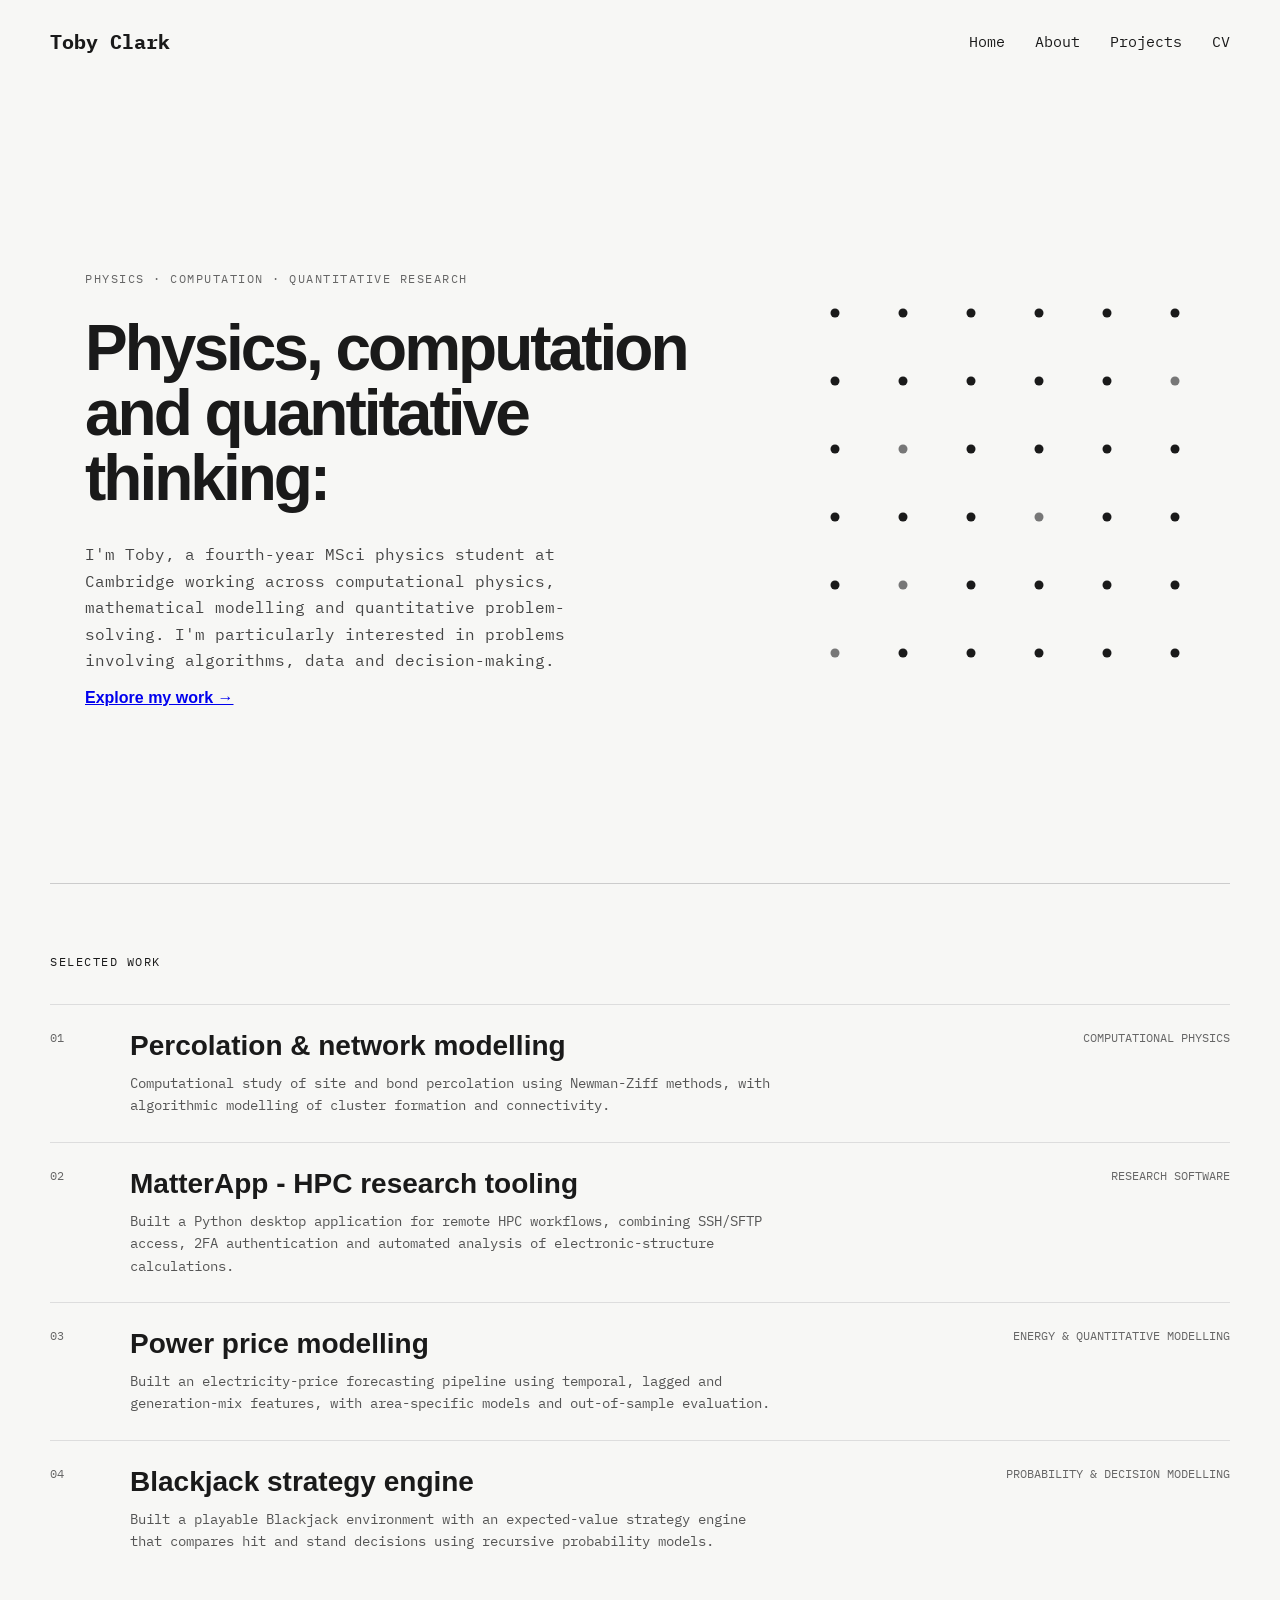
<file: index.html>
<!DOCTYPE html>
<html lang="en">
<head>
    <meta charset="UTF-8">
    <meta name="viewport" content="width=device-width, initial-scale=1.0">
    <title>Toby Clark</title>

    <link rel="stylesheet" href="css/style.css">
</head>

<body>

    <nav>
        <a href="index.html" class="logo">Toby Clark</a>

        <div class="nav-links">
            <a href="index.html">Home</a>
            <a href="about.html">About</a>
            <a href="projects.html">Projects</a>
            <a href="cv.html">CV</a>
        </div>
    </nav>

    <main>

        <section class="hero">

            <div class="hero-text">

                <p class="eyebrow">PHYSICS · COMPUTATION · QUANTITATIVE RESEARCH</p>

                <h1>Physics, computation<br>and quantitative thinking:</h1>

                <p class="intro">
                I'm Toby, a fourth-year MSci physics student at 
                Cambridge working across computational physics, 
                mathematical modelling and quantitative problem-
                solving. I'm particularly interested in problems 
                involving algorithms, data and decision-making. </p>

                <a href="projects.html" class="hero-link">
                    Explore my work →
                </a>

            </div>

            <div class="hero-visual">

                <div class="percolation-network"></div>

            </div>

        </section>

        <section class="work-preview">
            <div class="section-label">SELECTED WORK</div>

            <a href="projects.html#percolation" class="work-item">
                <div class="work-number">01</div>

                <div class="work-content">
                    <h2>Percolation &amp; network modelling</h2>

                    <p> Computational study of site and bond percolation using
                    Newman-Ziff methods, with algorithmic modelling of cluster
                    formation and connectivity.</p>
                </div>

                <div class="work-type">COMPUTATIONAL PHYSICS</div>
            </a>

            <a href="projects.html#matter-app" class="work-item">
                <div class="work-number">02</div>

                <div class="work-content">
                    <h2>MatterApp - HPC research tooling</h2>
                    <p>
                        Built a Python desktop application for remote HPC workflows,
                        combining SSH/SFTP access, 2FA authentication and automated 
                        analysis of electronic-structure calculations.
                    </p>
                </div>

                <div class="work-type">RESEARCH SOFTWARE</div>
            </a>

            <a href="projects.html#power-modelling" class="work-item">
                <div class="work-number">03</div>

                <div class="work-content">
                    <h2>Power price modelling</h2>

                    <p>
                        Built an electricity-price forecasting pipeline using temporal,
                        lagged and generation-mix features, with area-specific models and
                        out-of-sample evaluation.
                    </p>
                </div>

                <div class="work-type">ENERGY &amp; QUANTITATIVE MODELLING</div>
            </a>

            <a href="projects.html#blackjack" class="work-item">
                <div class="work-number">04</div>

                <div class="work-content">
                    <h2>Blackjack strategy engine</h2>
                    <p>
                        Built a playable Blackjack environment with an expected-value strategy
                        engine that compares hit and stand decisions using recursive probability models.
                    </p>
                </div>

                <div class="work-type">PROBABILITY &amp; DECISION MODELLING</div>
            </a>
        </section>

    </main>

    <script src="js/percolation.js"></script>

</body>

</html>
</file>
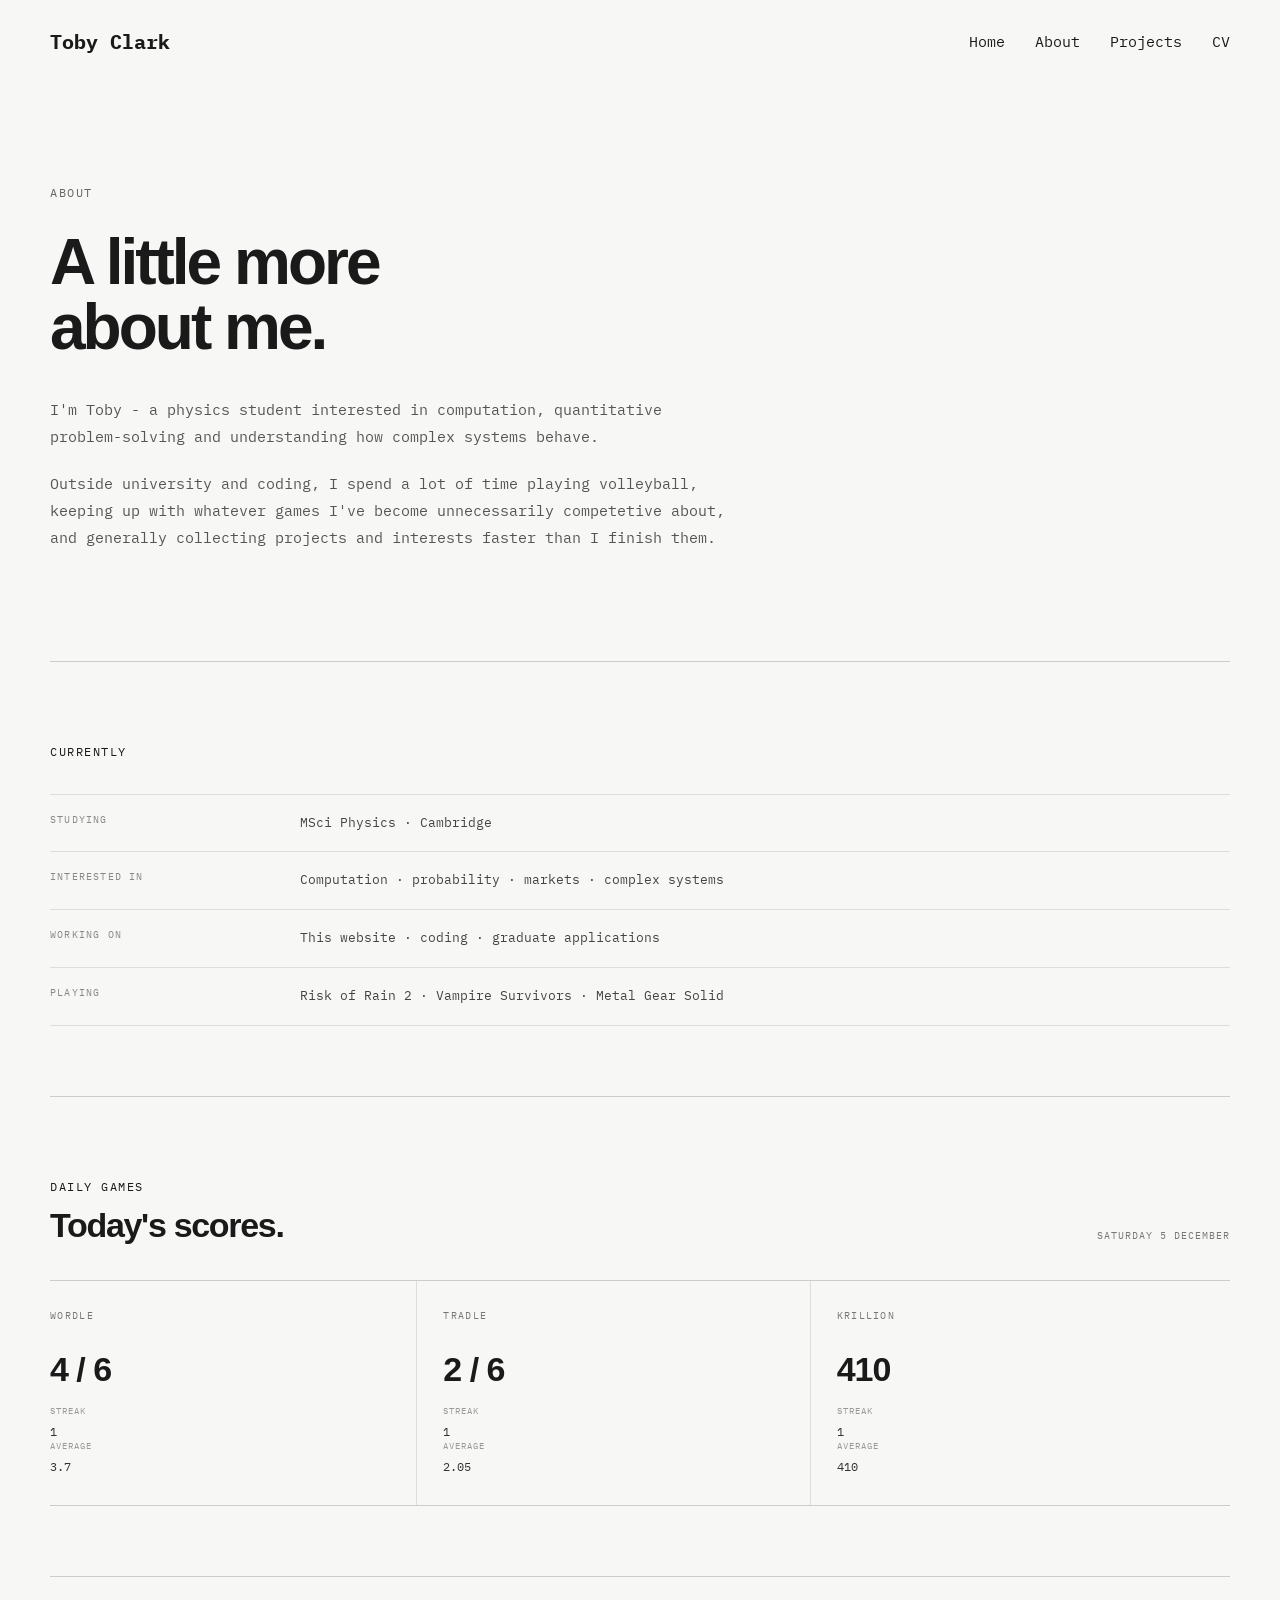
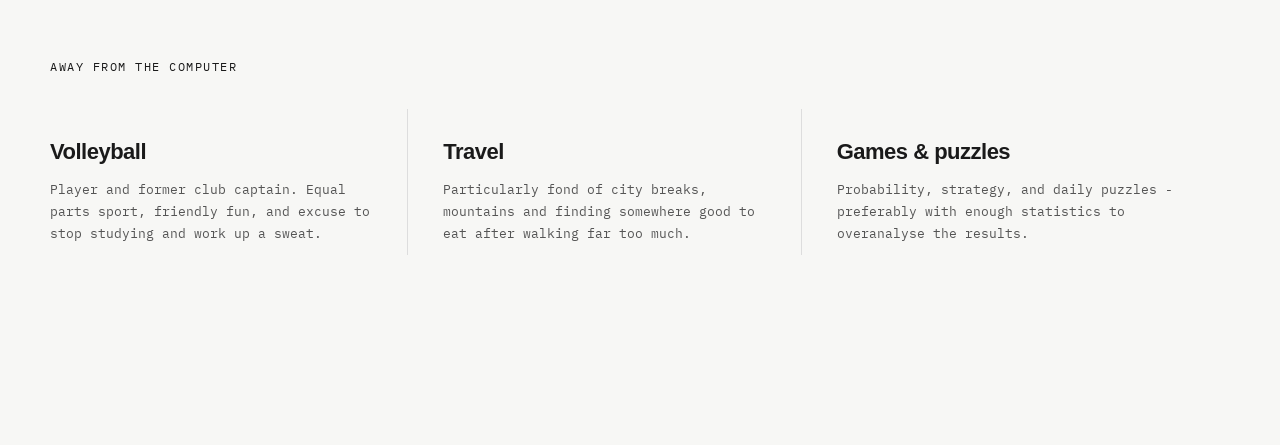
<file: about.html>
<!DOCTYPE html>
<html lang="en">

<head>
    <meta charset="UTF-8">
    <meta name="viewport" content="width=device-width, initial-scale=1.0">
    <title>About — Toby Clark</title>

    <link rel="stylesheet" href="css/style.css">
    <link rel="stylesheet" href="css/about.css">
</head>

<body>

    <nav>
        <a href="index.html" class="logo">Toby Clark</a>

        <div class="nav-links">
            <a href="index.html">Home</a>
            <a href="about.html">About</a>
            <a href="projects.html">Projects</a>
            <a href="cv.html">CV</a>
        </div>
    </nav>


    <main class="about-page">

        <section class="about-header">
            <p class="eyebrow">ABOUT</p>

            <h1>A little more<br>about me.</h1>

            <p class="about-intro">
                I'm Toby - a physics student interested in computation,
                quantitative problem-solving and understanding how complex
                systems behave.
            </p>


            <p class="about-intro">
                Outside university and coding, I spend a lot of time playing 
                volleyball, keeping up with whatever games I've become 
                unnecessarily competetive about, and generally collecting 
                projects and interests faster than I finish them.
            </p>
        </section>


        <section class="about-section">

            <p class="section-label">CURRENTLY</p>

            <div class="about-facts">

                <div class="about-fact">
                    <span class="about-fact-label">STUDYING</span>
                    <span class="about-fact-value">
                        MSci Physics · Cambridge
                    </span>
                </div>

                <div class="about-fact">
                    <span class="about-fact-label">INTERESTED IN</span>
                    <span class="about-fact-value">
                        Computation · probability · markets · complex systems
                    </span>
                </div>

                <div class="about-fact">
                    <span class="about-fact-label">WORKING ON</span>
                    <span class="about-fact-value">
                        This website · coding · graduate applications
                    </span>
                </div>

                <div class="about-fact">
                    <span class="about-fact-label">PLAYING</span>
                    <span class="about-fact-value">
                        Risk of Rain 2 · Vampire Survivors · Metal Gear Solid
                    </span>
                </div>

            </div>

        </section>


        <section class="about-section daily-games">

            <div class="about-section-header">
                <div>
                    <p class="section-label">DAILY GAMES</p>
                    <h2>Today's scores.</h2>
                </div>

                <p class="games-date" id="games-date"></p>
            </div>

            <div class="game-grid" id="game-grid">
                <!-- JavaScript will create game cards -->
            </div>

        </section>


        <section class="about-section">

            <p class="section-label">AWAY FROM THE COMPUTER</p>

            <div class="about-interests">

                <div class="interest-item">
                    <h3>Volleyball</h3>
                    <p>
                        Player and former club captain. Equal parts sport,
                        friendly fun, and excuse to stop studying and work 
                        up a sweat.
                    </p>
                </div>

                <div class="interest-item">
                    <h3>Travel</h3>
                    <p>
                        Particularly fond of city breaks, mountains and finding 
                        somewhere good to eat after walking far too much.
                    </p>
                </div>

                <div class="interest-item">
                    <h3>Games &amp; puzzles</h3>
                    <p>
                        Probability, strategy, and daily puzzles - preferably with 
                        enough statistics to overanalyse the results.
                    </p>
                </div>
            </div>

        </section>
    </main>

<script src="js/about.js"></script>
</body>

</html>
</file>
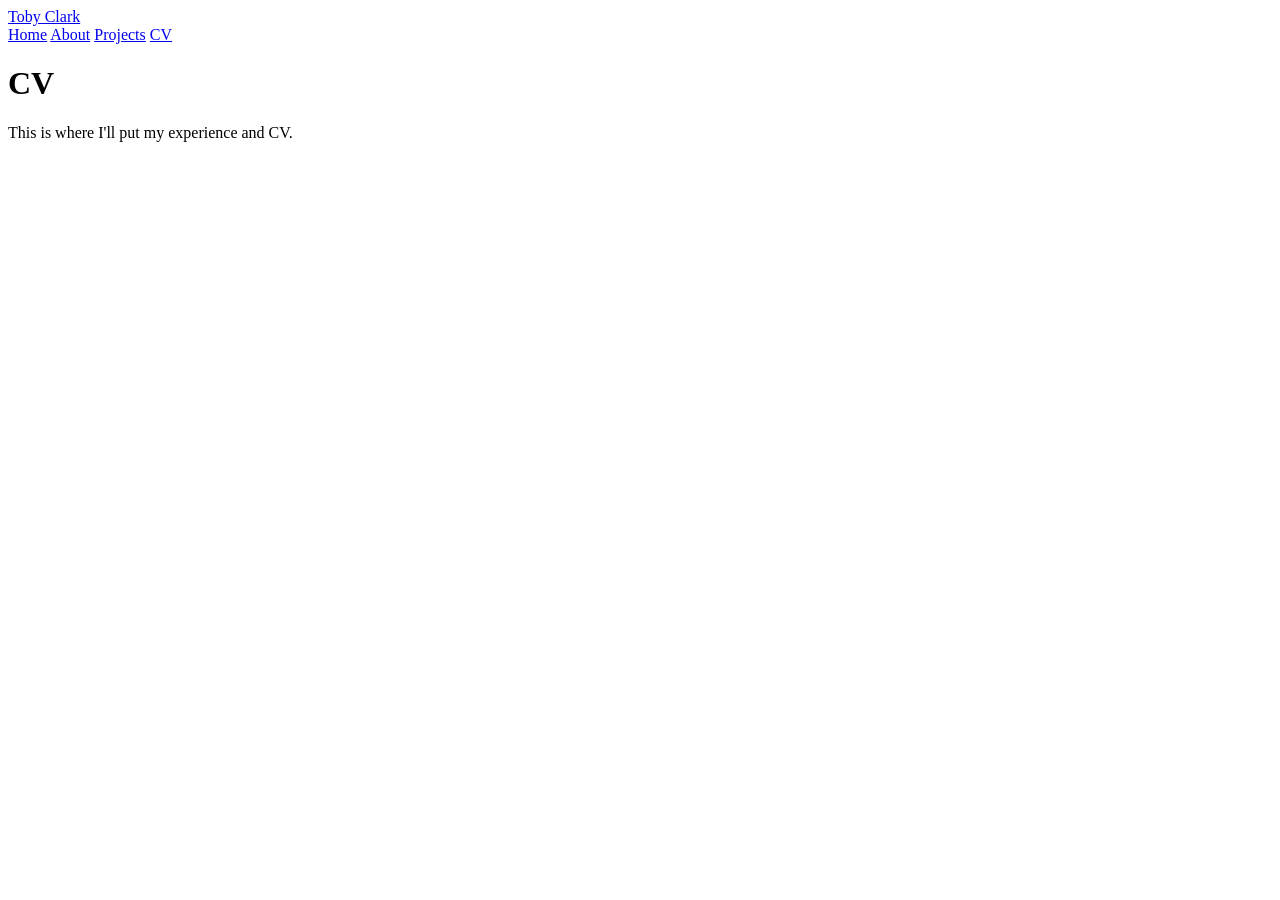
<file: cv.html>
<!DOCTYPE html>
<html lang="en">

<head>
    <meta charset="UTF-8">
    <meta name="viewport" content="width=device-width, initial-scale=1.0">
    <title>CV — Toby Clark</title>
</head>

<body>

    <nav>
        <a href="index.html">Toby Clark</a>

        <div>
            <a href="index.html">Home</a>
            <a href="about.html">About</a>
            <a href="projects.html">Projects</a>
            <a href="cv.html">CV</a>
        </div>
    </nav>

    <main>

        <h1>CV</h1>

        <p>This is where I'll put my experience and CV.</p>

    </main>

</body>

</html>
</file>
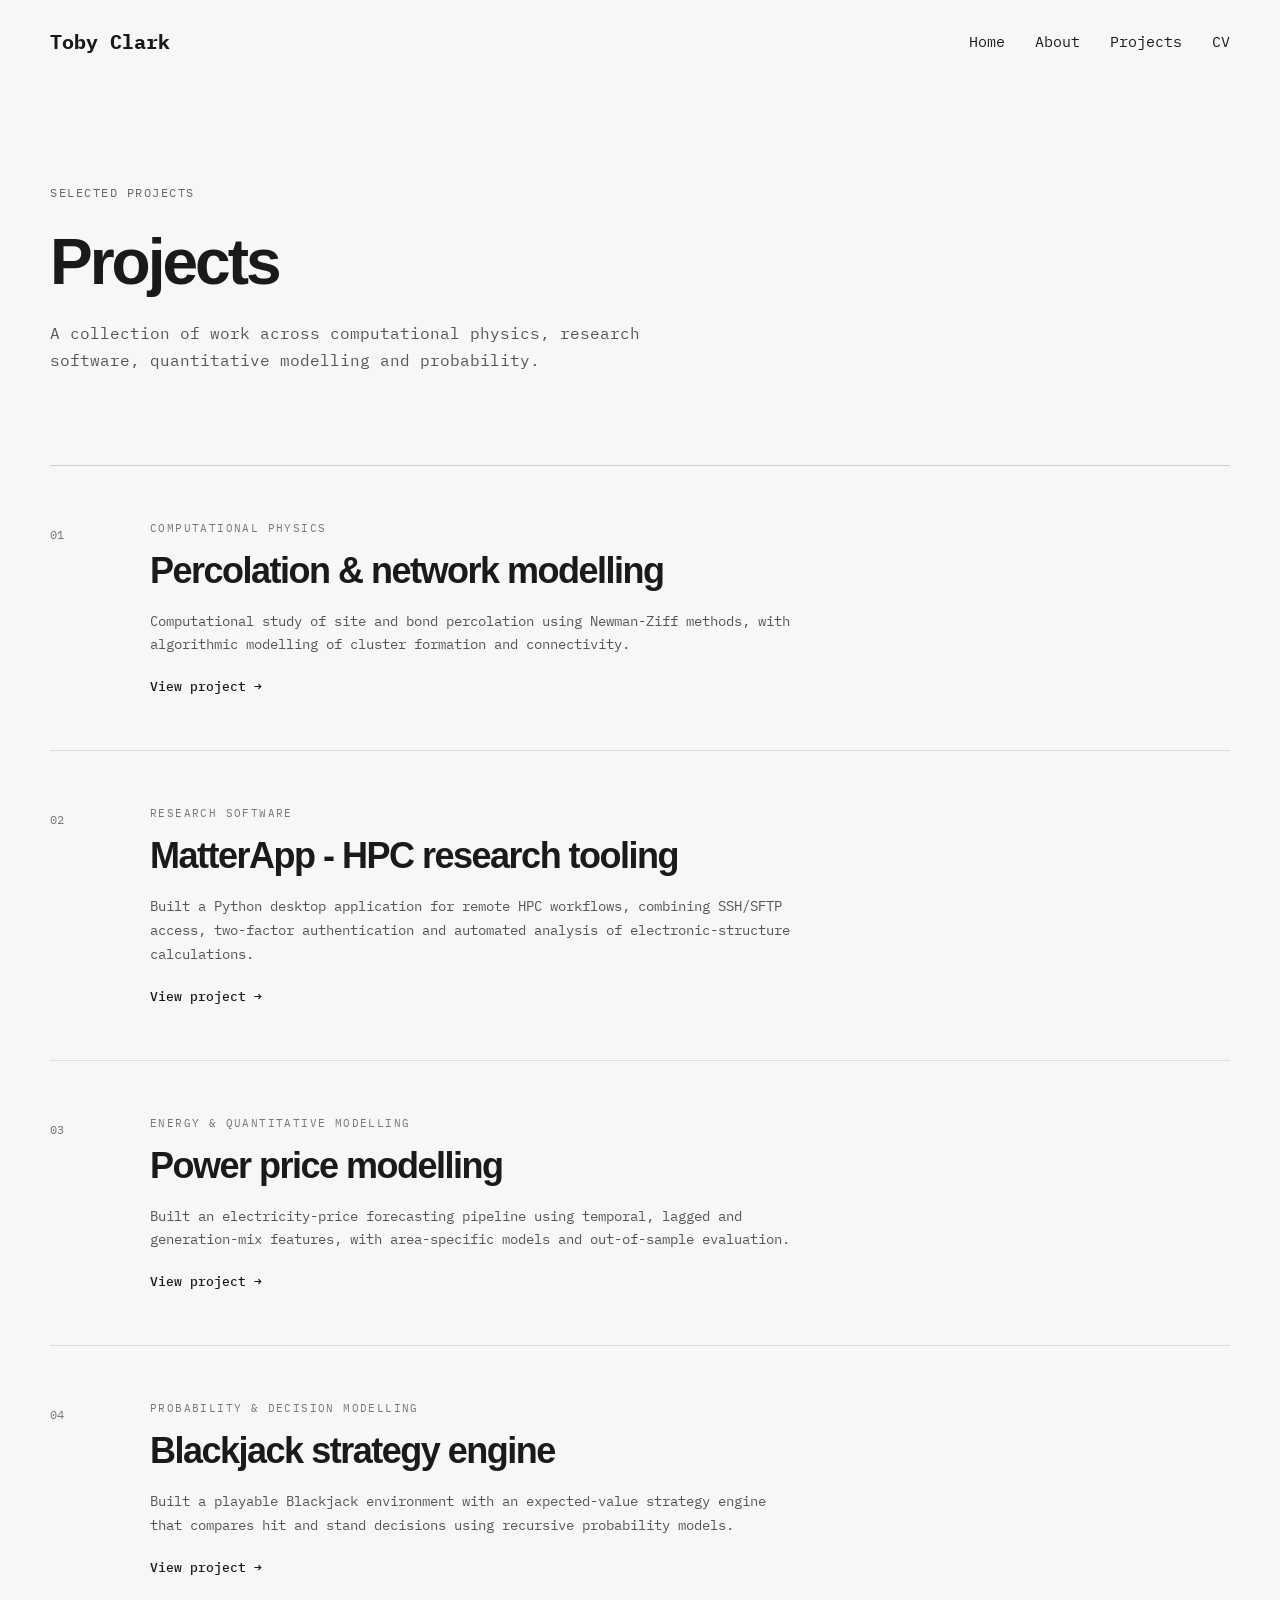
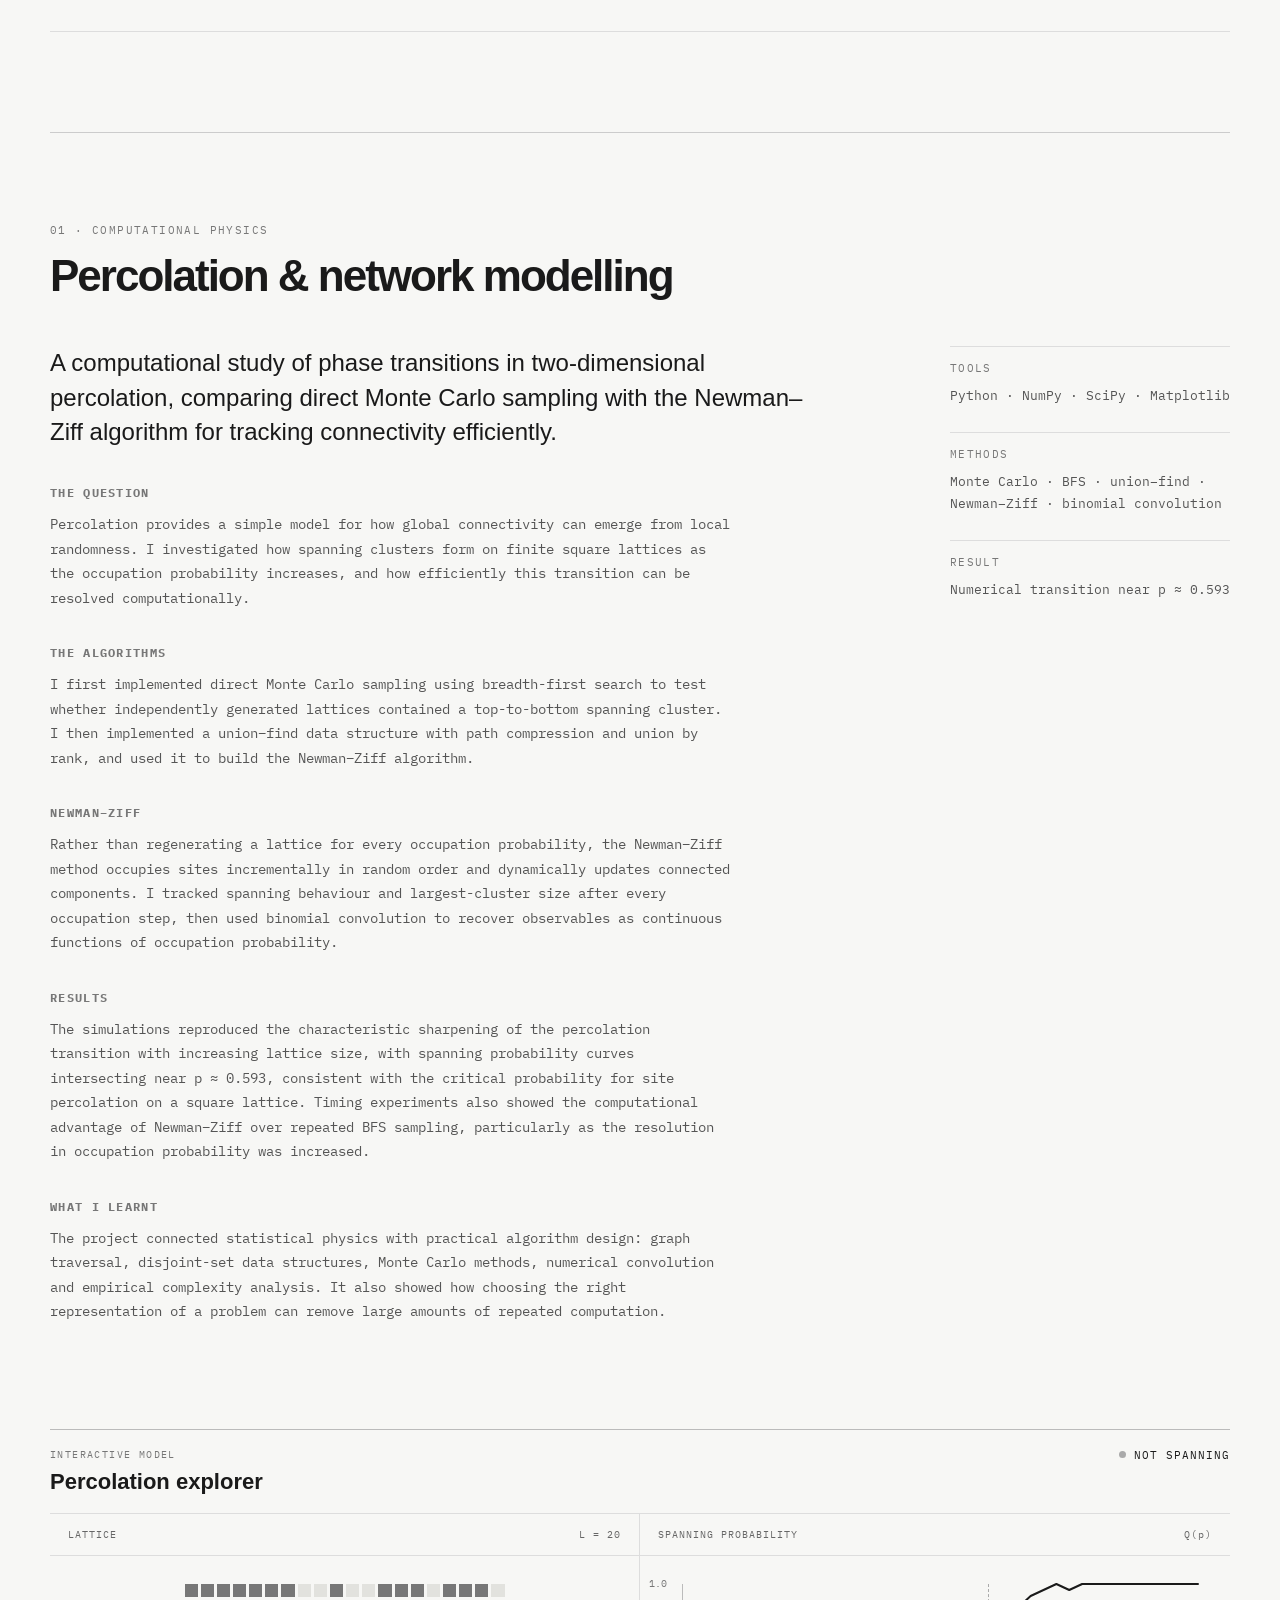
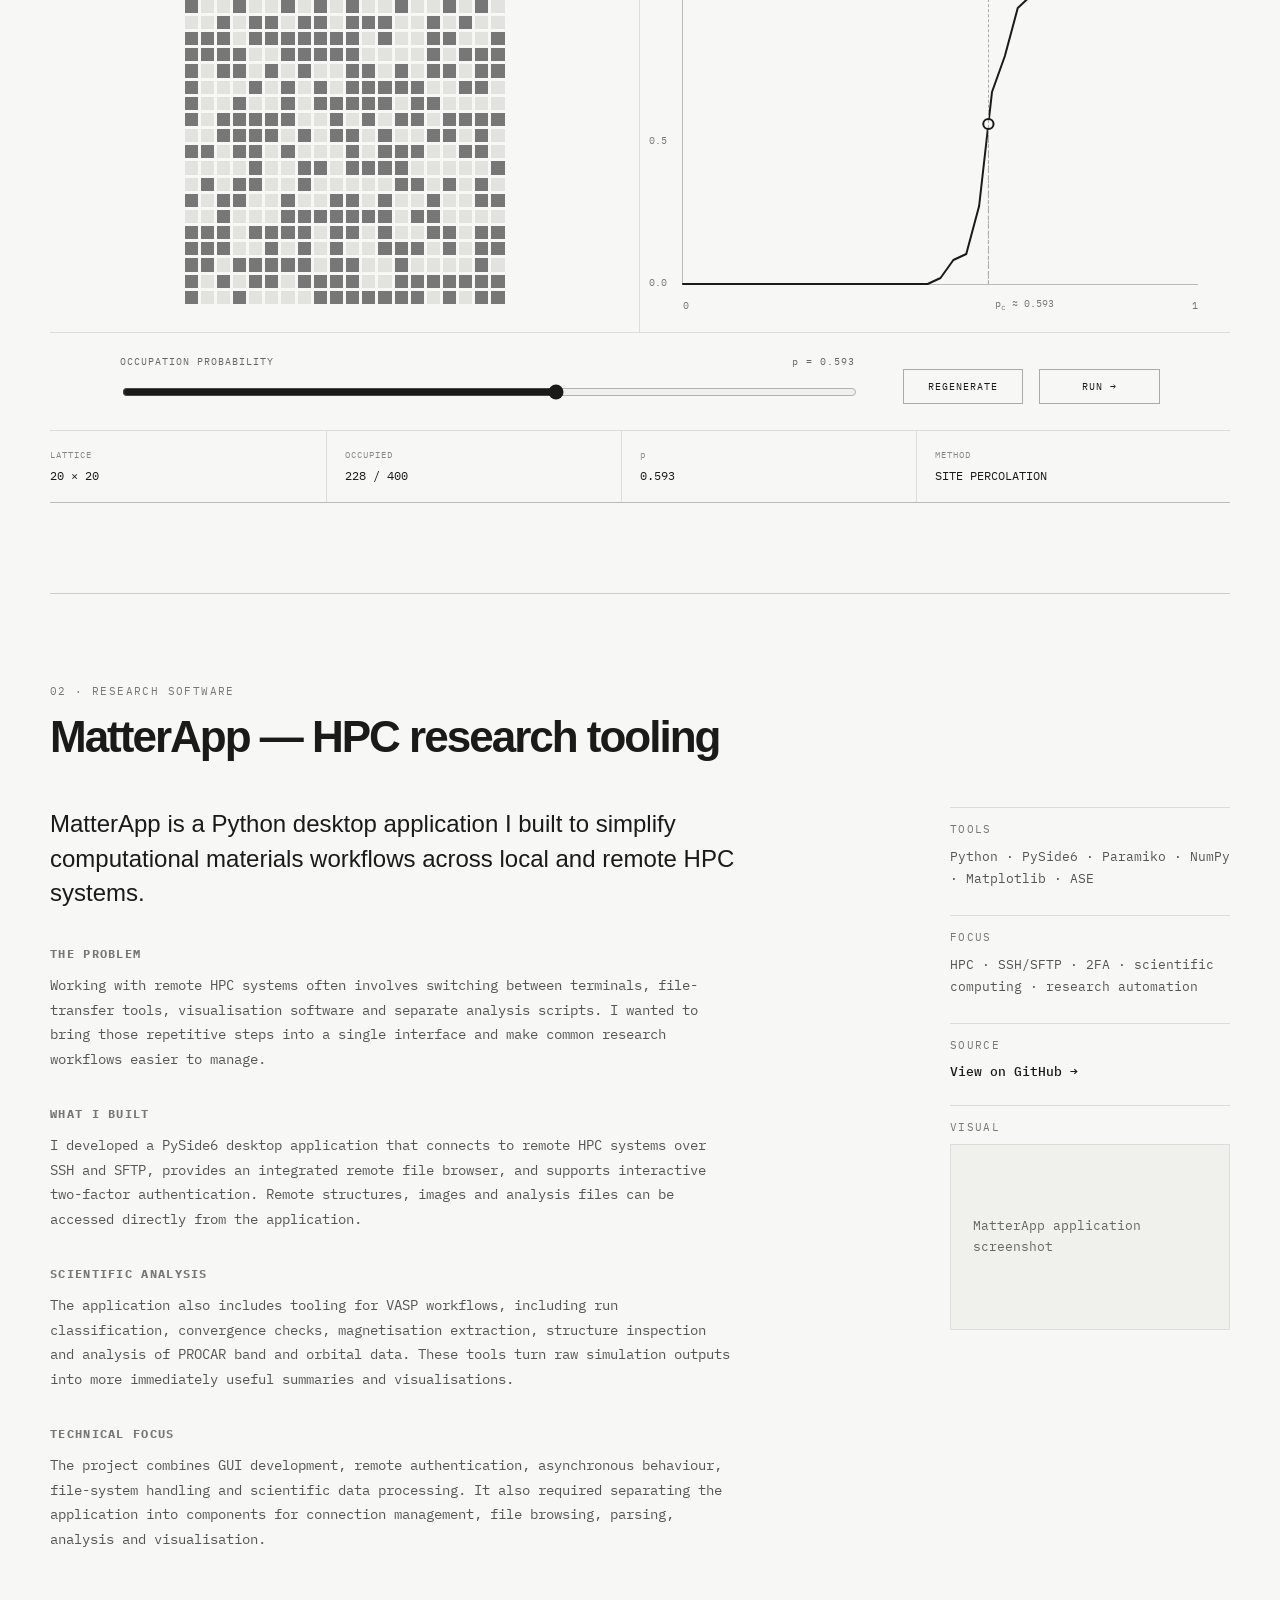
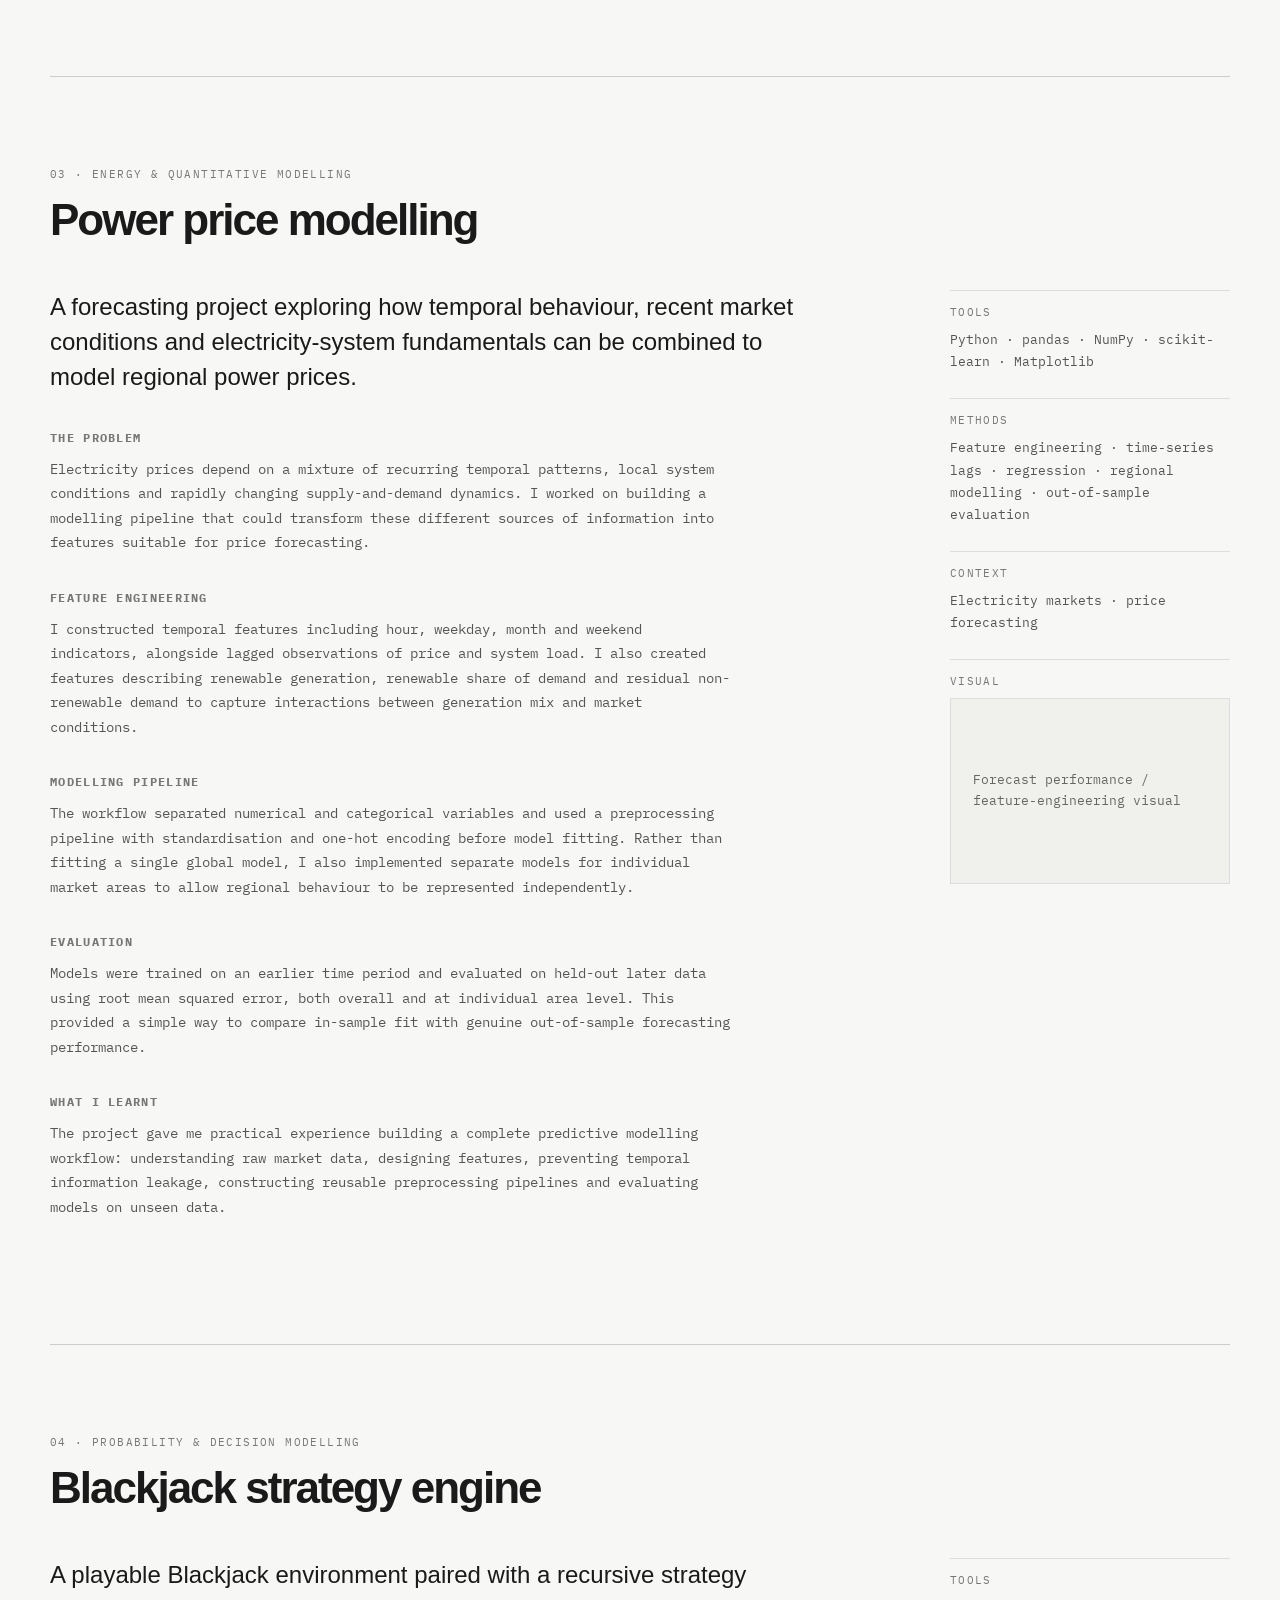
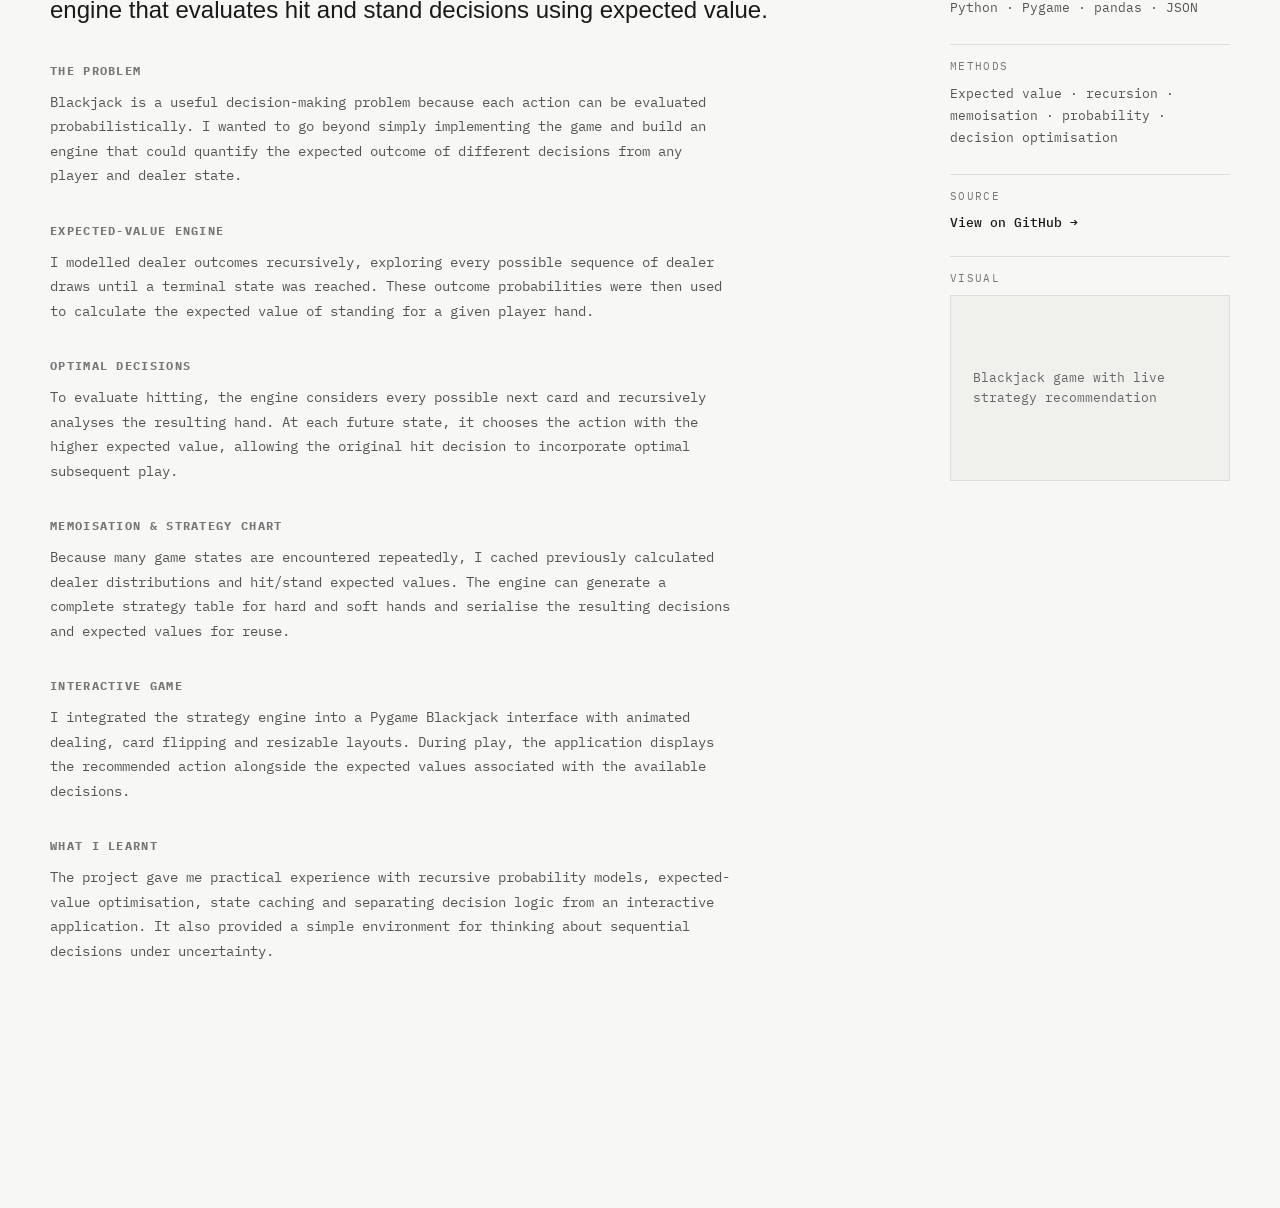
<file: projects.html>
<!DOCTYPE html>
<html lang="en">

<head>
    <meta charset="UTF-8">
    <meta name="viewport" content="width=device-width, initial-scale=1.0">
    <title>Projects — Toby Clark</title>

    <link rel="stylesheet" href="css/style.css">
    <link rel="stylesheet" href="css/projects.css">
    <link rel="stylesheet" href="css/percolation-explorer.css">
</head>

<body>

    <nav>
        <a href="index.html" class="logo">Toby Clark</a>

        <div class="nav-links">
            <a href="index.html">Home</a>
            <a href="about.html">About</a>
            <a href="projects.html">Projects</a>
            <a href="cv.html">CV</a>
        </div>
    </nav>

    <main class="projects-page">

        <section class="projects-header">
            <p class="eyebrow">SELECTED PROJECTS</p>

            <h1>Projects</h1>

            <p class="projects-intro">
                A collection of work across computational physics,
                research software, quantitative modelling and probability.
            </p>
        </section>

        <section class="project-list">

            <article class="project-card" id="percolation">
                <div class="project-number">01</div>

                <div class="project-content">
                    <p class="project-type">COMPUTATIONAL PHYSICS</p>

                    <h2>Percolation &amp; network modelling</h2>

                    <p class="project-summary">
                        Computational study of site and bond percolation using
                        Newman-Ziff methods, with algorithmic modelling of
                        cluster formation and connectivity.
                    </p>

                    <a href="#percolation-details" class="project-link">
                        View project →
                    </a>
                </div>
            </article>


            <article class="project-card" id="matter-app">
                <div class="project-number">02</div>

                <div class="project-content">
                    <p class="project-type">RESEARCH SOFTWARE</p>

                    <h2>MatterApp - HPC research tooling</h2>

                    <p class="project-summary">
                        Built a Python desktop application for remote HPC workflows,
                        combining SSH/SFTP access, two-factor authentication and 
                        automated analysis of electronic-structure calculations.
                    </p>

                    <a href="#matter-app-details" class="project-link">
                        View project →
                    </a>
                </div>
            </article>


            <article class="project-card" id="power-modelling">
                <div class="project-number">03</div>

                <div class="project-content">
                    <p class="project-type">ENERGY &amp; QUANTITATIVE MODELLING</p>

                    <h2>Power price modelling</h2>

                    <p class="project-summary">
                        Built an electricity-price forecasting pipeline using
                        temporal, lagged and generation-mix features, with
                        area-specific models and out-of-sample evaluation.
                    </p>

                    <a href="#power-modelling-details" class="project-link">
                        View project →
                    </a>
                </div>
            </article>


            <article class="project-card" id="blackjack">
                <div class="project-number">04</div>

                <div class="project-content">
                    <p class="project-type">PROBABILITY &amp; DECISION MODELLING</p>

                    <h2>Blackjack strategy engine</h2>

                    <p class="project-summary">
                        Built a playable Blackjack environment with an expected-value
                        strategy engine that compares hit and stand decisions using
                        recursive probability models.
                    </p>

                    <a href="#blackjack-details" class="project-link">
                        View project →
                    </a>
                </div>
            </article>
        </section>

        <section class="project-details">
            
            <article class="project-detail" id="percolation-details">

                <div class="project-detail-header">
                    <p class="project-detail-label">01 · COMPUTATIONAL PHYSICS</p>
                    <h2>Percolation &amp; network modelling</h2>
                </div>

                <div class="project-detail-grid">

                    <div class="project-detail-main">

                        <p class="project-detail-intro">
                            A computational study of phase transitions in two-dimensional
                            percolation, comparing direct Monte Carlo sampling with the
                            Newman–Ziff algorithm for tracking connectivity efficiently.
                        </p>

                        <div class="project-detail-section">
                            <h3>THE QUESTION</h3>

                            <p>
                                Percolation provides a simple model for how global connectivity
                                can emerge from local randomness. I investigated how spanning
                                clusters form on finite square lattices as the occupation
                                probability increases, and how efficiently this transition can
                                be resolved computationally.
                            </p>
                        </div>

                        <div class="project-detail-section">
                            <h3>THE ALGORITHMS</h3>

                            <p>
                                I first implemented direct Monte Carlo sampling using breadth-first
                                search to test whether independently generated lattices contained
                                a top-to-bottom spanning cluster. I then implemented a union–find
                                data structure with path compression and union by rank, and used
                                it to build the Newman–Ziff algorithm.
                            </p>
                        </div>

                        <div class="project-detail-section">
                            <h3>NEWMAN–ZIFF</h3>

                            <p>
                                Rather than regenerating a lattice for every occupation
                                probability, the Newman–Ziff method occupies sites incrementally
                                in random order and dynamically updates connected components.
                                I tracked spanning behaviour and largest-cluster size after every
                                occupation step, then used binomial convolution to recover
                                observables as continuous functions of occupation probability.
                            </p>
                        </div>

                        <div class="project-detail-section">
                            <h3>RESULTS</h3>

                            <p>
                                The simulations reproduced the characteristic sharpening of the
                                percolation transition with increasing lattice size, with spanning
                                probability curves intersecting near p ≈ 0.593, consistent with
                                the critical probability for site percolation on a square lattice.
                                Timing experiments also showed the computational advantage of
                                Newman–Ziff over repeated BFS sampling, particularly as the
                                resolution in occupation probability was increased.
                            </p>
                        </div>

                        <div class="project-detail-section">
                            <h3>WHAT I LEARNT</h3>

                            <p>
                                The project connected statistical physics with practical algorithm
                                design: graph traversal, disjoint-set data structures, Monte Carlo
                                methods, numerical convolution and empirical complexity analysis.
                                It also showed how choosing the right representation of a problem
                                can remove large amounts of repeated computation.
                            </p>
                        </div>

                    </div>


                    <aside class="project-detail-side">

                        <div class="project-meta-block">
                            <p class="project-meta-label">TOOLS</p>
                            <p class="project-meta-text">
                                Python · NumPy · SciPy · Matplotlib
                            </p>
                        </div>

                        <div class="project-meta-block">
                            <p class="project-meta-label">METHODS</p>
                            <p class="project-meta-text">
                                Monte Carlo · BFS · union–find · Newman–Ziff · binomial convolution
                            </p>
                        </div>

                        <div class="project-meta-block">
                            <p class="project-meta-label">RESULT</p>
                            <p class="project-meta-text">
                                Numerical transition near p ≈ 0.593
                            </p>
                        </div>

                    </aside>

                </div>

            <div class="percolation-explorer">

                <div class="explorer-header">
                    <div>
                        <p class="explorer-label">INTERACTIVE MODEL</p>
                        <h3>Percolation explorer</h3>
                    </div>

                    <div class="explorer-status">
                        <span class="status-dot"></span>
                        <span id="percolation-status">NOT SPANNING</span>
                    </div>
                </div>


                <div class="explorer-main">

                    <!-- LEFT: lattice simulation -->
                    <div class="explorer-panel lattice-panel">

                        <div class="panel-header">
                            <span>LATTICE</span>
                            <span id="lattice-size-label">L = 20</span>
                        </div>

                        <div class="explorer-lattice" id="explorer-lattice">
                            <!-- JavaScript will create the sites -->
                        </div>

                    </div>


                    <!-- RIGHT: spanning probability -->
                     <div class="explorer-panel probability-panel">

                        <div class="panel-header">
                            <span>SPANNING PROBABILITY</span>
                            <span>Q(p)</span>
                        </div>

                        <div class="probability-plot" id="probability-plot">

                            <div class="plot-y-label">1.0</div>
                            <div class="plot-y-label plot-y-middle">0.5</div>
                            <div class="plot-y-label plot-y-bottom">0.0</div>

                            <svg
                                class="probability-svg"
                                viewBox="0 0 500 300"
                                preserveAspectRatio="none"
                            >
                                <!-- probability curves will go here -->
                            </svg>

                            <span class="plot-x-label plot-x-start">0</span>
                            <span class="plot-x-label plot-x-end">1</span>

                            <div class="critical-marker">
                                <span>p<sub>c</sub> ≈ 0.593</span>
                            </div>

                        </div>

                     </div>
                    
                </div>


                <!-- CONTROLS -->
                 <div class="explorer-controls">

                    <div class="explorer-controls-inner">
                        
                        <div class="probability-control">
                            <div class="control-label">
                                <span>OCCUPATION PROBABILITY</span>
                                <span id="probability-value">p = 0.593</span>
                            </div>

                            <input
                                type="range"
                                id="probability-slider"
                                min="0"
                                max="1"
                                step="0.001"
                                value="0.593"
                            >
                        </div>
                        
                        <div class="explorer-actions">
                            <button id="regenerate-lattice" class="explorer-button">
                                REGENERATE
                            </button>

                            <button id="run-percolation" class="explorer-button">
                                RUN →
                            </button>
                        </div>

                    </div>

                 </div>

                 <div class="explorer-data">

                    <div class="data-item">
                        <span class="data-label">LATTICE</span>
                        <span class="data-value" id="data-lattice-size">20 × 20</span>
                    </div>

                    <div class="data-item">
                        <span class="data-label">OCCUPIED</span>
                        <span class="data-value" id="occupied-count">0 / 400</span>
                    </div>

                    <div class="data-item">
                        <span class="data-label">p</span>
                        <span class="data-value" id="data-probability">0.593</span>
                    </div>

                    <div class="data-item">
                        <span class="data-label">METHOD</span>
                        <span class="data-value">SITE PERCOLATION</span>
                    </div>

                 </div>

            </div>

            </article>

            <article class="project-detail" id="matter-app-details">

                <div class="project-detail-header">
                    <p class="project-detail-label">02 · RESEARCH SOFTWARE</p>
                    <h2>MatterApp — HPC research tooling</h2>
                </div>

                <div class="project-detail-grid">

                    <div class="project-detail-main">

                        <p class="project-detail-intro">
                            MatterApp is a Python desktop application I built to simplify
                            computational materials workflows across local and remote HPC systems.
                        </p>

                        <div class="project-detail-section">
                            <h3>THE PROBLEM</h3>

                            <p>
                                Working with remote HPC systems often involves switching between
                                terminals, file-transfer tools, visualisation software and separate
                                analysis scripts. I wanted to bring those repetitive steps into a
                                single interface and make common research workflows easier to manage.
                            </p>
                        </div>

                        <div class="project-detail-section">
                            <h3>WHAT I BUILT</h3>

                            <p>
                                I developed a PySide6 desktop application that connects to remote
                                HPC systems over SSH and SFTP, provides an integrated remote file
                                browser, and supports interactive two-factor authentication.
                                Remote structures, images and analysis files can be accessed
                                directly from the application.
                            </p>
                        </div>

                        <div class="project-detail-section">
                            <h3>SCIENTIFIC ANALYSIS</h3>

                            <p>
                                The application also includes tooling for VASP workflows, including
                                run classification, convergence checks, magnetisation extraction,
                                structure inspection and analysis of PROCAR band and orbital data.
                                These tools turn raw simulation outputs into more immediately useful
                                summaries and visualisations.
                            </p>
                        </div>

                        <div class="project-detail-section">
                            <h3>TECHNICAL FOCUS</h3>

                            <p>
                                The project combines GUI development, remote authentication,
                                asynchronous behaviour, file-system handling and scientific data
                                processing. It also required separating the application into
                                components for connection management, file browsing, parsing,
                                analysis and visualisation.
                            </p>
                        </div>

                    </div>


                    <aside class="project-detail-side">

                        <div class="project-meta-block">
                            <p class="project-meta-label">TOOLS</p>
                            <p class="project-meta-text">
                                Python · PySide6 · Paramiko · NumPy · Matplotlib · ASE
                            </p>
                        </div>

                        <div class="project-meta-block">
                            <p class="project-meta-label">FOCUS</p>
                            <p class="project-meta-text">
                                HPC · SSH/SFTP · 2FA · scientific computing · research automation
                            </p>
                        </div>

                        <div class="project-meta-block">
                            <p class="project-meta-label">SOURCE</p>
                            <a
                                href="https://github.com/tc661/matter-app"
                                class="project-link"
                                target="_blank"
                                rel="noopener noreferrer"
                            >
                                View on GitHub →
                            </a>
                        </div>

                        <div class="project-meta-block">
                            <p class="project-meta-label">VISUAL</p>

                            <div class="project-visual-placeholder">
                                MatterApp application screenshot
                            </div>
                        </div>

                    </aside>

                </div>

            </article>


            <article class="project-detail" id="power-modelling-details">

                <div class="project-detail-header">
                    <p class="project-detail-label">03 · ENERGY &amp; QUANTITATIVE MODELLING</p>
                    <h2>Power price modelling</h2>
                </div>

                <div class="project-detail-grid">

                    <div class="project-detail-main">

                        <p class="project-detail-intro">
                            A forecasting project exploring how temporal behaviour, recent market
                            conditions and electricity-system fundamentals can be combined to model
                            regional power prices.
                        </p>

                        <div class="project-detail-section">
                            <h3>THE PROBLEM</h3>

                            <p>
                                Electricity prices depend on a mixture of recurring temporal patterns,
                                local system conditions and rapidly changing supply-and-demand dynamics.
                                I worked on building a modelling pipeline that could transform these
                                different sources of information into features suitable for price
                                forecasting.
                            </p>
                        </div>

                        <div class="project-detail-section">
                            <h3>FEATURE ENGINEERING</h3>

                            <p>
                                I constructed temporal features including hour, weekday, month and
                                weekend indicators, alongside lagged observations of price and system
                                load. I also created features describing renewable generation,
                                renewable share of demand and residual non-renewable demand to capture
                                interactions between generation mix and market conditions.
                            </p>
                        </div>

                        <div class="project-detail-section">
                            <h3>MODELLING PIPELINE</h3>

                            <p>
                                The workflow separated numerical and categorical variables and used
                                a preprocessing pipeline with standardisation and one-hot encoding
                                before model fitting. Rather than fitting a single global model, I
                                also implemented separate models for individual market areas to allow
                                regional behaviour to be represented independently.
                            </p>
                        </div>

                        <div class="project-detail-section">
                            <h3>EVALUATION</h3>

                            <p>
                                Models were trained on an earlier time period and evaluated on held-out
                                later data using root mean squared error, both overall and at individual
                                area level. This provided a simple way to compare in-sample fit with
                                genuine out-of-sample forecasting performance.
                            </p>
                        </div>

                        <div class="project-detail-section">
                            <h3>WHAT I LEARNT</h3>

                            <p>
                                The project gave me practical experience building a complete predictive
                                modelling workflow: understanding raw market data, designing features,
                                preventing temporal information leakage, constructing reusable
                                preprocessing pipelines and evaluating models on unseen data.
                            </p>
                        </div>

                    </div>


                    <aside class="project-detail-side">

                        <div class="project-meta-block">
                            <p class="project-meta-label">TOOLS</p>
                            <p class="project-meta-text">
                                Python · pandas · NumPy · scikit-learn · Matplotlib
                            </p>
                        </div>

                        <div class="project-meta-block">
                            <p class="project-meta-label">METHODS</p>
                            <p class="project-meta-text">
                                Feature engineering · time-series lags · regression ·
                                regional modelling · out-of-sample evaluation
                            </p>
                        </div>

                        <div class="project-meta-block">
                            <p class="project-meta-label">CONTEXT</p>
                            <p class="project-meta-text">
                                Electricity markets · price forecasting
                            </p>
                        </div>

                        <div class="project-meta-block">
                            <p class="project-meta-label">VISUAL</p>

                            <div class="project-visual-placeholder">
                                Forecast performance / feature-engineering visual
                            </div>
                        </div>

                    </aside>

                </div>

            </article>


            <article class="project-detail" id="blackjack-details">

                <div class="project-detail-header">
                    <p class="project-detail-label">04 · PROBABILITY &amp; DECISION MODELLING</p>
                    <h2>Blackjack strategy engine</h2>
                </div>

                <div class="project-detail-grid">

                    <div class="project-detail-main">

                        <p class="project-detail-intro">
                            A playable Blackjack environment paired with a recursive strategy
                            engine that evaluates hit and stand decisions using expected value.
                        </p>

                        <div class="project-detail-section">
                            <h3>THE PROBLEM</h3>

                            <p>
                                Blackjack is a useful decision-making problem because each action
                                can be evaluated probabilistically. I wanted to go beyond simply
                                implementing the game and build an engine that could quantify the
                                expected outcome of different decisions from any player and dealer
                                state.
                            </p>
                        </div>

                        <div class="project-detail-section">
                            <h3>EXPECTED-VALUE ENGINE</h3>

                            <p>
                                I modelled dealer outcomes recursively, exploring every possible
                                sequence of dealer draws until a terminal state was reached. These
                                outcome probabilities were then used to calculate the expected
                                value of standing for a given player hand.
                            </p>
                        </div>

                        <div class="project-detail-section">
                            <h3>OPTIMAL DECISIONS</h3>

                            <p>
                                To evaluate hitting, the engine considers every possible next card
                                and recursively analyses the resulting hand. At each future state,
                                it chooses the action with the higher expected value, allowing the
                                original hit decision to incorporate optimal subsequent play.
                            </p>
                        </div>

                        <div class="project-detail-section">
                            <h3>MEMOISATION &amp; STRATEGY CHART</h3>

                            <p>
                                Because many game states are encountered repeatedly, I cached
                                previously calculated dealer distributions and hit/stand expected
                                values. The engine can generate a complete strategy table for hard
                                and soft hands and serialise the resulting decisions and expected
                                values for reuse.
                            </p>
                        </div>

                        <div class="project-detail-section">
                            <h3>INTERACTIVE GAME</h3>

                            <p>
                                I integrated the strategy engine into a Pygame Blackjack interface
                                with animated dealing, card flipping and resizable layouts. During
                                play, the application displays the recommended action alongside the
                                expected values associated with the available decisions.
                            </p>
                        </div>

                        <div class="project-detail-section">
                            <h3>WHAT I LEARNT</h3>

                            <p>
                                The project gave me practical experience with recursive probability
                                models, expected-value optimisation, state caching and separating
                                decision logic from an interactive application. It also provided a
                                simple environment for thinking about sequential decisions under
                                uncertainty.
                            </p>
                        </div>

                    </div>


                    <aside class="project-detail-side">

                        <div class="project-meta-block">
                            <p class="project-meta-label">TOOLS</p>
                            <p class="project-meta-text">
                                Python · Pygame · pandas · JSON
                            </p>
                        </div>

                        <div class="project-meta-block">
                            <p class="project-meta-label">METHODS</p>
                            <p class="project-meta-text">
                                Expected value · recursion · memoisation · probability ·
                                decision optimisation
                            </p>
                        </div>

                        <div class="project-meta-block">
                            <p class="project-meta-label">SOURCE</p>

                            <a
                                href="https://github.com/tc661/blackjack"
                                class="project-link"
                                target="_blank"
                                rel="noopener noreferrer"
                            >
                                View on GitHub →
                            </a>
                        </div>

                        <div class="project-meta-block">
                            <p class="project-meta-label">VISUAL</p>

                            <div class="project-visual-placeholder">
                                Blackjack game with live strategy recommendation
                            </div>
                        </div>

                    </aside>

                </div>

            </article>

        </section>
    </main>

    <script src="js/percolation-explorer.js"></script>

</body>

</html>
</file>
<file: css/style.css>
@import url('https://fonts.googleapis.com/css2?family=IBM+Plex+Mono:wght@400;500&display=swap');

body {
    font-family: Arial, sans-serif;
    margin: 0;
    background-color: #f7f7f5;
    color: #1a1a1a;
}

nav {
    display: flex;
    justify-content: space-between;
    align-items: center;
    padding: 28px 50px; 
}

nav a {
    font-family: 'IBM Plex Mono', monospace;
    color: #1a1a1a;
    text-decoration: none;
}

.logo {
    font-size: 20px;
    font-weight: bold;
}

.nav-links {
    display: flex;
    gap: 30px;
}

.nav-links a {
    font-size: 15px;
}

main {
    max-width: 1200px;
    margin: 0 auto;
    padding: 0 50px;
}

.hero {
    min-height: calc(100vh - 100px);
    display: flex;
    align-items: center;
    justify-content: center;
    gap: 80px;
}

.hero-text {
    max-width: 650px;
}

.eyebrow {
    font-family: 'IBM Plex Mono', monospace;
    font-size: 12px;
    letter-spacing: 1.5px;
    margin-bottom: 30px;
    color: #666;
}

h1 {
    font-size: 64px;
    line-height: 1.02;
    letter-spacing: -3px;
    margin: 0 0 30px 0;
    font-weight: 700;
}

.intro {
    font-family: 'IBM Plex Mono', monospace;
    font-size: 16px;
    line-height: 1.65;
    color: #444;
    max-width: 520px;
}

.hero-link {
    font-size: 16px;
    font-weight: 600;
}

.hero-visual {
    width: 380px;
    height: 380px;
    display: flex;
    align-items: center;
    justify-content: center;
}

.percolation-network {
    --site-size: 9px;

    width: 349px;
    height: 349px;
    position: relative;
    transition: opacity 0.4s ease;
}

.percolation-network.resetting {
    opacity: 0;
}

.site {
    display: block;
    width: var(--site-size);
    height: var(--site-size);
    border-radius: 50%;
    background: #1a1a1a;
    position: absolute;
    z-index: 2;
    transform: translate(-50%, -50%);
}

.site.occupied {
    background: #777;
}

.bond {
    position: absolute;
    background: #d6d6d2;
    z-index: 1;
}

.work-preview {
    border-top: 1px solid #ccc;
    padding: 70px 0 100px;
}

.section-label {
    font-family: 'IBM Plex Mono', monospace;
    font-size: 12px;
    letter-spacing: 1.5px;
    margin-bottom: 35px;
}

.work-item {
    display: grid;
    grid-template-columns: 50px 1fr auto;
    gap: 30px;
    align-items: start;
    padding: 25px 0;
    border-top: 1px solid #ddd;

    color: inherit;
    text-decoration: none;

    transition:
        padding-left 0.2s ease,
        border-color 0.2s ease;
}

.work-item:hover {
    padding-left: 12px;
    border-color: #999;
}

.work-item:focus-visible {
    outline: 2px solid #1a1a1a;
    outline-offset: 6px;
}

.work-item h2 {
    font-family: Arial, sans-serif;
    font-size: 28px;
    margin: 0 0 10px;

    transition: opacity 0.2s ease;
}

.work-item:hover h2 {
    opacity: 0.65;
}

.work-number,
.work-type {
    font-family: 'IBM Plex Mono', monospace;
    font-size: 12px;
    color: #666;
}

.work-item h2 {
    font-family: Arial, sans-serif;
    font-size: 28px;
    margin: 0 0 10px;
}

.work-item p {
    font-family: 'IBM Plex Mono', monospace;
    font-size: 14px;
    line-height: 1.6;
    color: #555;
    max-width: 650px;
    margin: 0;
}

@media (max-width: 800px) {
    nav {
        padding: 25px 25px;
    }

    .nav-links {
        gap: 16px;
    }

    main {
        padding: 0 25px;
    }

    .hero {
        min-height: auto;
        flex-direction: column;
        align-items: flex-start;
        gap: 50px;
        padding: 80px 0;
    }

    .hero-text {
        max-width: 100%;
    }

    h1 {
        font-size: 48px;
        letter-spacing: -2px;
    }

    .hero-visual {
        width: 100%;
    }

    .work-item {
        grid-template-columns: 35px 1fr;
    }

    .work-type {
        grid-column: 2;
    }

    .explorer-main {
        grid-template-columns: 1fr;
    }

    .lattice-panel {
        border-right: none;
        border-bottom: 1px solid #ddd;
    }

    .probability-plot {
        height: 280px;
        margin: 40px 35px 55px 45px;
    }
}
</file>
<file: css/about.css>
/* --------------------------------
   ABOUT PAGE
-------------------------------- */

.about-page {
    padding-top: 90px;
    padding-bottom: 120px;
}


/* HEADER */

.about-header {
    max-width: 760px;
    margin-bottom: 110px;
}

.about-header h1 {
    margin-bottom: 35px;
}

.about-intro {
    max-width: 680px;

    font-family: 'IBM Plex Mono', monospace;
    font-size: 15px;
    line-height: 1.8;

    color: #555;

    margin: 0 0 20px;
}

/* GENERIC ABOUT SECTIONS */

.about-section {
    padding: 70px 0;

    border-top: 1px solid #ccc;
}

.about-section-header {
    display: flex;
    justify-content: space-between;
    align-items: flex-end;

    margin-bottom: 35px;
}

.about-section-header .section-label {
    margin-bottom: 12px;
}

.about-section-header h2 {
    margin: 0;

    font-size: 34px;
    letter-spacing: -1.3px;
}


/* CURRENTLY */

.about-facts {
    border-top: 1px solid #ddd;
}

.about-fact {
    display: grid;
    grid-template-columns: 210px 1fr;
    gap: 40px;

    padding: 18px 0;

    border-bottom: 1px solid #ddd;
}

.about-fact-label {
    font-family: 'IBM Plex Mono', monospace;
    font-size: 10px;
    letter-spacing: 1.2px;

    color: #888;
}

.about-fact-value {
    font-family: 'IBM Plex Mono', monospace;
    font-size: 13px;
    line-height: 1.6;

    color: #444
}

/* DAILY GAMES */

.games-date {
    margin: 0 0 3px;

    font-family: 'IBM Plex Mono', monospace;
    font-size: 10px;
    letter-spacing: 1px;

    color: #777
}

.game-grid {
    display: grid;
    grid-template-columns: repeat(3, 1fr);

    border-top: 1px solid #ccc;
    border-bottom: 1px solid #ccc;
}

.game-card {
    min-width: 0;

    padding: 28px 26px 30px 0
}

.game-card:not(:last-child) {
    border-right: 1px solid #ddd;

    margin-right: 26px;
}

.game-name {
    margin: 0 0 28px;

    font-family: 'IBM Plex Mono', monospace;
    font-size: 10px;
    letter-spacing: 1.3px;

    color: #777
}

.game-score {
    margin: 0 0 8px;

    font-family: Arial, sans-serif;
    font-size: 34px;
    font-weight: 700;
    letter-spacing: -1px;
}

.game-result {
    min-height: 20px;

    margin: 0 0 28px;

    font-family: 'IBM Plex Mono', monospace;
    font-size: 11px;
    line-height: 1.5;

    color: #777;
}

.game-stats {
    display: grid;
    grid-template-columns: 1fr 1fr;
    gap: 16px;

    padding-top: 18px;

    border-top: 1px solid #ddd;
}

.game-stat-label {
    display: block;

    margin-bottom: 6px;

    font-family: 'IBM Plex Mono', monospace;
    font-size: 9px;
    letter-spacing: 1px;

    color: #999;
}

.game-stat-value {
    font-family: 'IBM Plex Mono', monospace;
    font-size: 12px;

    color: #333;
}


/* INTERESTS */

.about-interests {
    display: grid;
    grid-template-columns: repeat(3, 1fr);

    gap: 0;

    border-top: 1px sloid #ddd;
}

.interest-item {
    padding: 30px 35px 10px 0;
}

.interest-item:not(:last-child) {
    border-right: 1px solid #ddd;

    margin-right: 35px;
}

.interest-item h3 {
    margin: 0 0 14px;

    font-size: 22px;
    letter-spacing: -0.5px;
}

.interest-item p {
    margin: 0;

    font-family: 'IBM Plex Mono', monospace;
    font-size: 13px;
    line-height: 1.7;

    color: #555;
}


/* MOBILE */

@media (max-width: 800px) {

    .about-page {
        padding-top: 60px;
    }

    .about-header {
        margin-bottom: 70px;
    }

    .about-section {
        padding: 55px 0;
    }

    .about-fact {
        grid-template-columns: 1fr;
        gap: 8px;
    }

    .about-section-header {
        align-items: flex-start;
        flex-direction: column;
        gap: 12px;
    }

    .game-grid {
        grid-template-columns: 1fr;
    }

    .game-card {
        padding: 28px 0;
    }

    .game-card:not(:last-child) {
        border-right: none;
        border-bottom: 1px solid #ddd;

        margin-right: 0;
    }

    .about-interests {
        grid-template-columns: 1fr;
    }

    .interest-item {
        padding: 28px 0;
    }

    .interest-item:not(:last-child) {
        border-right: none;
        border-bottom: 1px solid #ddd;
    }
}
</file>
<file: css/projects.css>
.projects-page {
    padding-top: 90px;
    padding-bottom: 120px;
}

.projects-header {
    max-width: 700px;
    margin-bottom: 90px;
}

.projects-header h1 {
    margin-bottom: 25px;
}

.projects-intro {
    font-family: 'IBM Plex Mono', monospace;
    font-size: 16px;
    line-height: 1.7;
    color: #555;
    max-width: 600px;
}

.project-list {
    border-top: 1px solid #ccc;
}

.project-card {
    display: grid;
    grid-template-columns: 60px 1fr;
    gap: 40px;

    padding: 55px 0;
    border-bottom: 1px solid #ddd;
}

.project-number {
    font-family: 'IBM Plex Mono', monospace;
    font-size: 12px;
    color: #777;
    padding-top: 6px;
}

.project-content {
    max-width: 760px;
}

.project-type {
    font-family: 'IBM Plex Mono', monospace;
    font-size: 11px;
    letter-spacing: 1.4px;
    color: #777;
    margin: 0 0 15px;
}

.project-card h2 {
    font-size: 36px;
    letter-spacing: -1.5px;
    margin: 0 0 18px;
}

.project-summary {
    font-family: 'IBM Plex Mono', monospace;
    font-size: 14px;
    line-height: 1.7;
    color: #555;
    max-width: 650px;
    margin-bottom: 20px;
}

.project-link {
    font-family: 'IBM Plex Mono', monospace;
    font-size: 13px;
    font-weight: 500;
    color: #1a1a1a;
    text-decoration: none;
}

.project-link:hover {
    text-decoration: underline;
}

.project-details {
    padding-top: 100px;
}

.project-detail {
    padding: 90px 0;
    border-top: 1px solid #ccc;
}

.project-detail-header {
    max-width: 760px;
    margin-bottom: 45px;
}

.project-detail-label {
    font-family: 'IBM Plex Mono', monospace;
    font-size: 11px;
    letter-spacing: 1.4px;
    color:#777;
    margin: 0 0 14px;
}

.project-detail-header h2 {
    font-size: 44px;
    letter-spacing: -2px;
    margin: 0;
}

.project-detail-grid {
    display: grid;
    grid-template-columns: minmax(0, 1fr) 280px;
    gap: 70px;
    align-items: start;
}

.project-detail-main {
    max-width: 760px;
}

.project-detail-intro {
    font-size: 24px;
    line-height: 1.45;
    margin: 0 0 35px;
}

.project-detail-section {
    margin-bottom: 35px;
}

.project-detail-section h3 {
    font-family: 'IBM Plex Mono', monospace;
    font-size: 12px;
    letter-spacing: 1.3px;
    color: #777;
    margin: 0 0 12px;
}

.project-detail-section p {
    font-family: 'IBM Plex Mono', monospace;
    font-size: 14px;
    line-height: 1.75;
    color: #555;
    margin: 0;
    max-width: 680px;
}

.project-detail-side {
    display: flex;
    flex-direction: column;
    gap: 25px;
}

.project-meta-block {
    border-top: 1px solid #ddd;
    padding-top: 14px;
}

.project-meta-label {
    font-family: 'IBM Plex Mono', monospace;
    font-size: 11px;
    letter-spacing: 1.3px;
    color: #777;
    margin: 0 0 10px;
}

.project-meta-text {
    font-family: 'IBM Plex Mono', monospace;
    font-size: 13px;
    line-height: 1.7;
    color: #555;
    margin: 0;
}

.project-visual-placeholder {
    font-family: 'IBM Plex Mono', monospace;
    font-size: 13px;
    line-height: 1.6;
    color: #666;
    background: #f0f0ec;
    border: 1px solid #ddd;
    padding: 22px;
    min-height: 140px;
    display: flex;
    align-items: center;
}

@media (max-width: 800px) {
    .projects-page {
        padding-top: 60px;
    }

    .projects-header {
        margin-bottom: 60px;
    }

    .project-card {
        grid-template-columns: 35px 1fr;
        gap: 20px;
        padding: 40px 0;
    }

    .project-card h2 {
        font-size: 28px;
    }

    .project-details {
        padding-top: 70px;
    }

    .project-detail {
        padding: 60px 0;
    }

    .project-detail-header h2 {
        font-size: 32px;
        letter-spacing: -1px;
    }

    .project-detail-grid {
        grid-template-columns: 1fr;
        gap: 35px;
    }

    .project-detail-intro {
        font-size: 20px;
    }
}
</file>
<file: css/percolation-explorer.css>
/* --------------------------------
   PERCOLATION EXPLORER
-------------------------------- */

.percolation-explorer {
    margin-top: 70px;
    border-top: 1px solid #bbb;
    border-bottom: 1px solid #bbb;
}

.explorer-header {
    display: flex;
    justify-content: space-between;
    align-items: flex-start;

    padding: 18px 0;
    border-bottom: 1px solid #ddd;
}

.explorer-label {
    font-family: 'IBM Plex Mono', monospace;
    font-size: 10px;
    letter-spacing: 1.4px;
    color: #777;

    margin: 0 0 8px;
}

.explorer-header h3 {
    font-family: Arial, sans-serif;
    font-size: 22px;
    margin: 0;
}

.explorer-status {
    display: flex;
    align-items: center;
    gap: 8px;

    font-family: 'IBM Plex Mono', monospace;
    font-size: 11px;
    letter-spacing: 1px;
}

.status-dot {
    width: 7px;
    height: 7px;
    border-radius: 50%;
    background: #aaa;

    transition: background 0.2s ease;
}

.status-dot.active {
    background: #1a1a1a;
}


/* MAIN VISUAL AREA */

.explorer-main {
    display: grid;
    grid-template-columns: 1fr 1fr;
}

.explorer-panel {
    min-width: 0;
}

.lattice-panel {
    border-right: 1px solid #ddd;
}

.panel-header {
    display: flex;
    justify-content: space-between;

    padding: 14px 18px;

    border-bottom: 1px solid #ddd;

    font-family: 'IBM Plex Mono', monospace;
    font-size: 10px;
    letter-spacing: 1px;
    color: #666;
}

/* LATTICE */

.explorer-lattice {
    width: min(72%, 320px);
    aspect-ratio: 1 / 1;
    margin: 28px auto;
    display: grid;
    gap: 3px
}


/* PROBABILITY GRAPH */

.probability-plot {
    height: 300px;
    margin: 28px 32px 45px 42px;

    position: relative;

    border-left: 1px solid #bbb;
    border-bottom: 1px solid #bbb;
}

.probability-svg {
    width: 100%;
    height: 100%;
    overflow: visible;
}

.plot-y-label {
    position: absolute;
    left: -34px;
    top: -7px;

    font-family: 'IBM Plex Mono', monospace;
    font-size: 10px;
    color: #777;
}

.plot-y-middle {
    top: 50%;
}

.plot-y-bottom {
    top: auto;
    bottom: -5px;
}

.plot-x-label {
    position: absolute;
    bottom: -28px;

    font-family: 'IBM Plex Mono', monospace;
    font-size: 10px;
    color: #777;
}

.plot-x-start {
    left: 0;
}

.plot-x-end {
    right: 0;
}

.critical-marker {
    position: absolute;

    left: 59.3%;
    top: 0;
    bottom: 0;

    border-left: 1px dashed #aaa;
}

.critical-marker span {
    position: absolute;
    bottom: -28px;
    left: 6px;

    white-space: nowrap;

    font-family: 'IBM Plex Mono', monospace;
    font-size: 10px;
    color: #777;
}

/* CONTROLS */

.explorer-controls {
    width: 100%;
    padding: 22px 0 26px;
    border-top: 1px solid #ddd;
}

.explorer-controls-inner {
    display: grid;
    grid-template-columns: minmax(0, 2fr) minmax(220px, 0.7fr);
    gap: 48px;
    align-items: end;

    width: 100%;
    padding: 0 70px;
    box-sizing: border-box;
}

.probability-control {
    width: 100%;
    min-width: 0;
}

.control-label {
    display: flex;
    justify-content: space-between;

    margin-bottom: 14px;

    font-family: 'IBM Plex Mono', monospace;
    font-size: 10px;
    letter-spacing: 1px;
    color: #666;
}

#probability-slider {
    width: 100%;
    cursor: pointer;
    accent-color: #1a1a1a;
}

.explorer-actions {
    display: flex;
    justify-content: center;
    align-items: center;
    gap: 16px;
}

.explorer-button {
    flex: 1;

    min-width: 100px;
    padding: 10px 14px;

    background: transparent;
    border: 1px solid #aaa;

    font-family: 'IBM Plex Mono', monospace;
    font-size: 10px;
    letter-spacing: 1px;

    color: #1a1a1a;

    cursor: pointer;

    white-space: nowrap;

    transition:
        background 0.15s ease,
        color 0.15s ease,
        border-color 0.15s ease;
}

.explorer-button:disabled,
#probability-slider:disabled {
    opacity: 0.4;
    cursor: not-allowed;
}

.explorer-button:hover {
    background: #1a1a1a;
    color: #f7f7f5;
    border-color: #1a1a1a;
}


/* DATA STRIP */

.explorer-data {
    display: grid;
    grid-template-columns: repeat(4, 1fr);

    border-top: 1px solid #ddd;
}

.data-item {
    padding: 18px 0;
}

.data-item:not(:last-child) {
    border-right: 1px solid #ddd;
    padding-right: 18px;
    margin-right: 18px;
}

.data-label {
    display: block;

    font-family: 'IBM Plex Mono', monospace;
    font-size: 9px;
    letter-spacing: 1px;
    color: #888;

    margin-bottom: 6px;
}

.data-value {
    font-family: 'IBM Plex Mono', monospace;
    font-size: 12px;
}

/* JS CHANGES */


.explorer-site {
    aspect-ratio: 1 / 1;

    background: #e2e2de;

    transition: 
        background 0.15s ease,
        transform 0.15s ease;
}

.explorer-site.occupied {
    background: #777;
}

.explorer-site.spanning {
    background: #1a1a1a;
}

/* SPANNING CURVE */

.spanning-curve {
    fill: none;
    stroke: #1a1a1a;
    stroke-width: 2;
    stroke-linecap: round;
    stroke-linejoin: round;

    vector-effect: non-scaling-stroke;
}

.current-probability-line {
    stroke: #aaa;
    stroke-width: 1;
    stroke-dasharray: 4 4;

    vector-effect: non-scaling-stroke;
}

.probability-marker {
    fill: #f7f7f5;
    stroke: #1a1a1a;
    stroke-width: 2;

    vector-effect: non-scaling-stroke;
}


@media (max-width: 800px) {
    .explorer-controls-inner {
        grid-template-columns: 1fr;
        
        gap: 25px;

        width: 100%;
        padding: 0 20px;
    }

    .explorer-actions {
        width: 100%;
    }

    .explorer-data {
        grid-template-columns: 1fr 1fr;
    }

    .data-item:not(:last-child) {
        border-right: none;
    }

    .explorer-status {
        font-size: 9px;
    }
}
</file>
